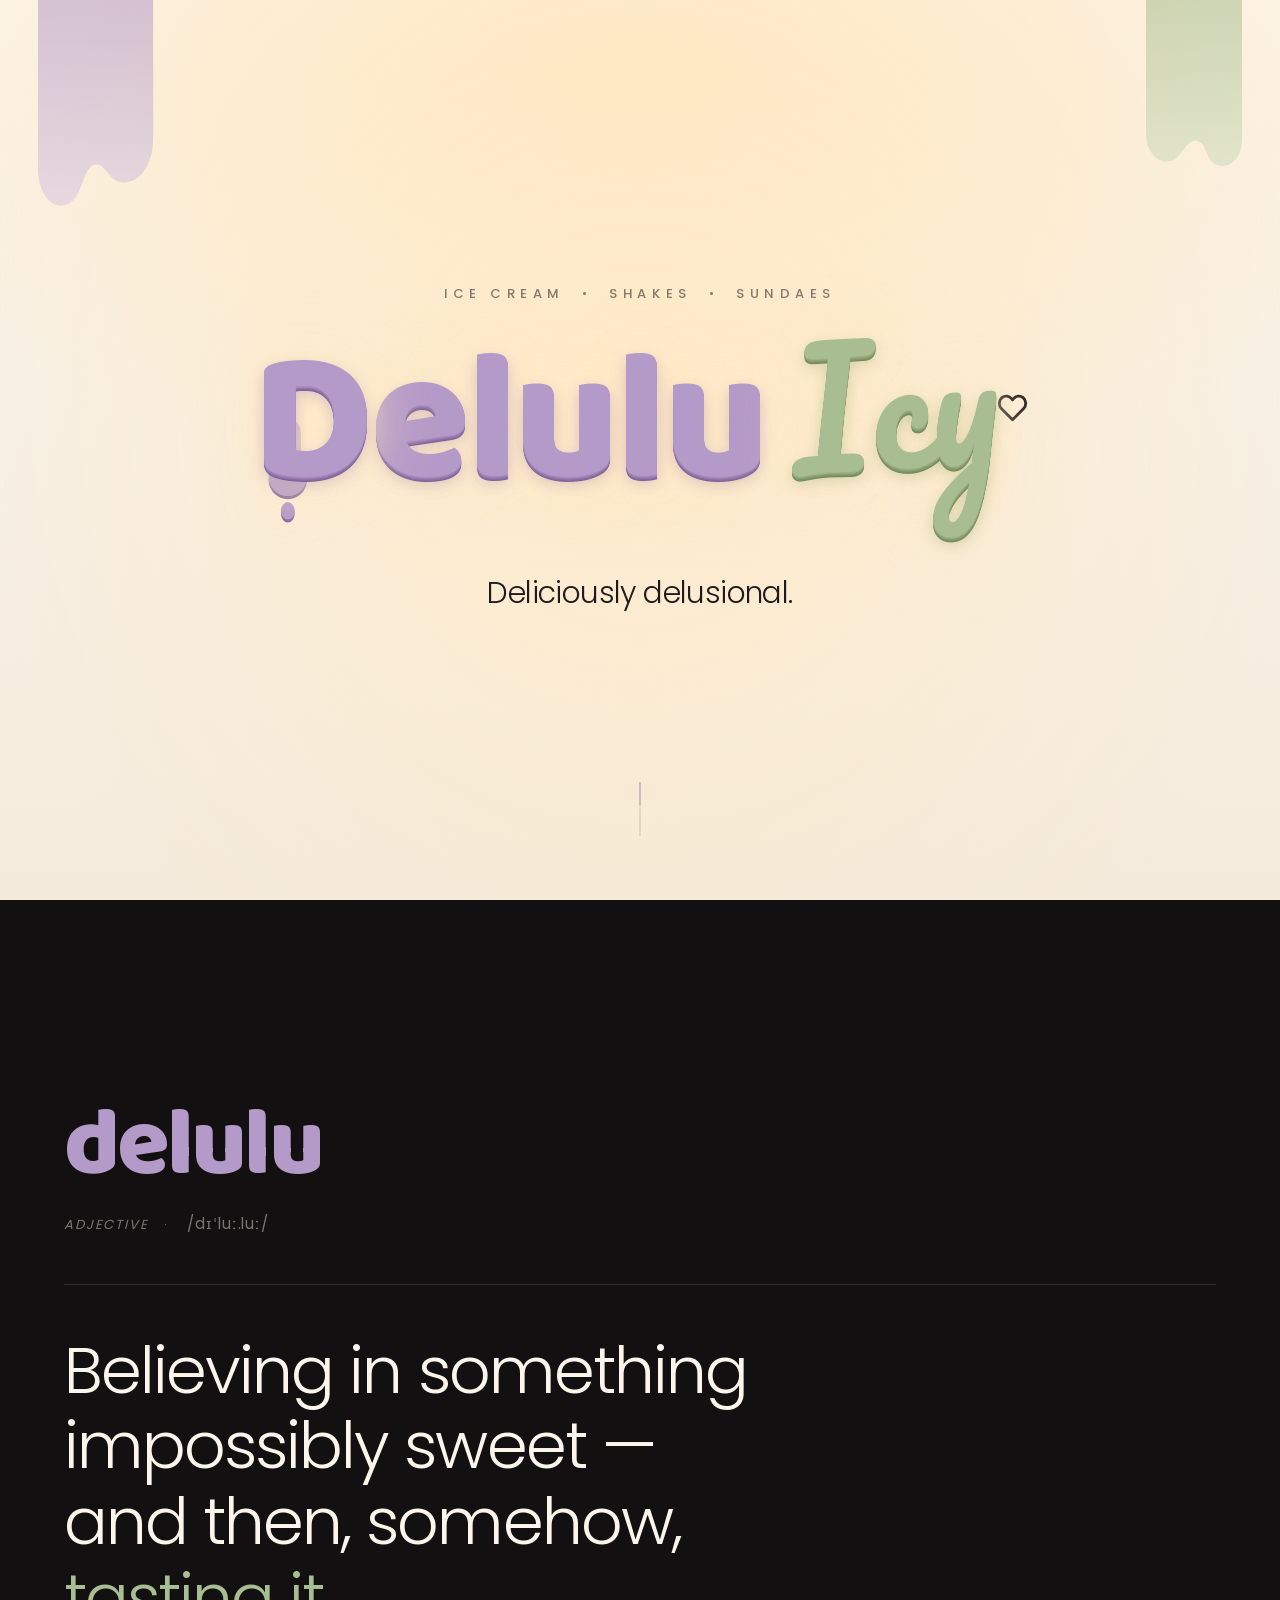
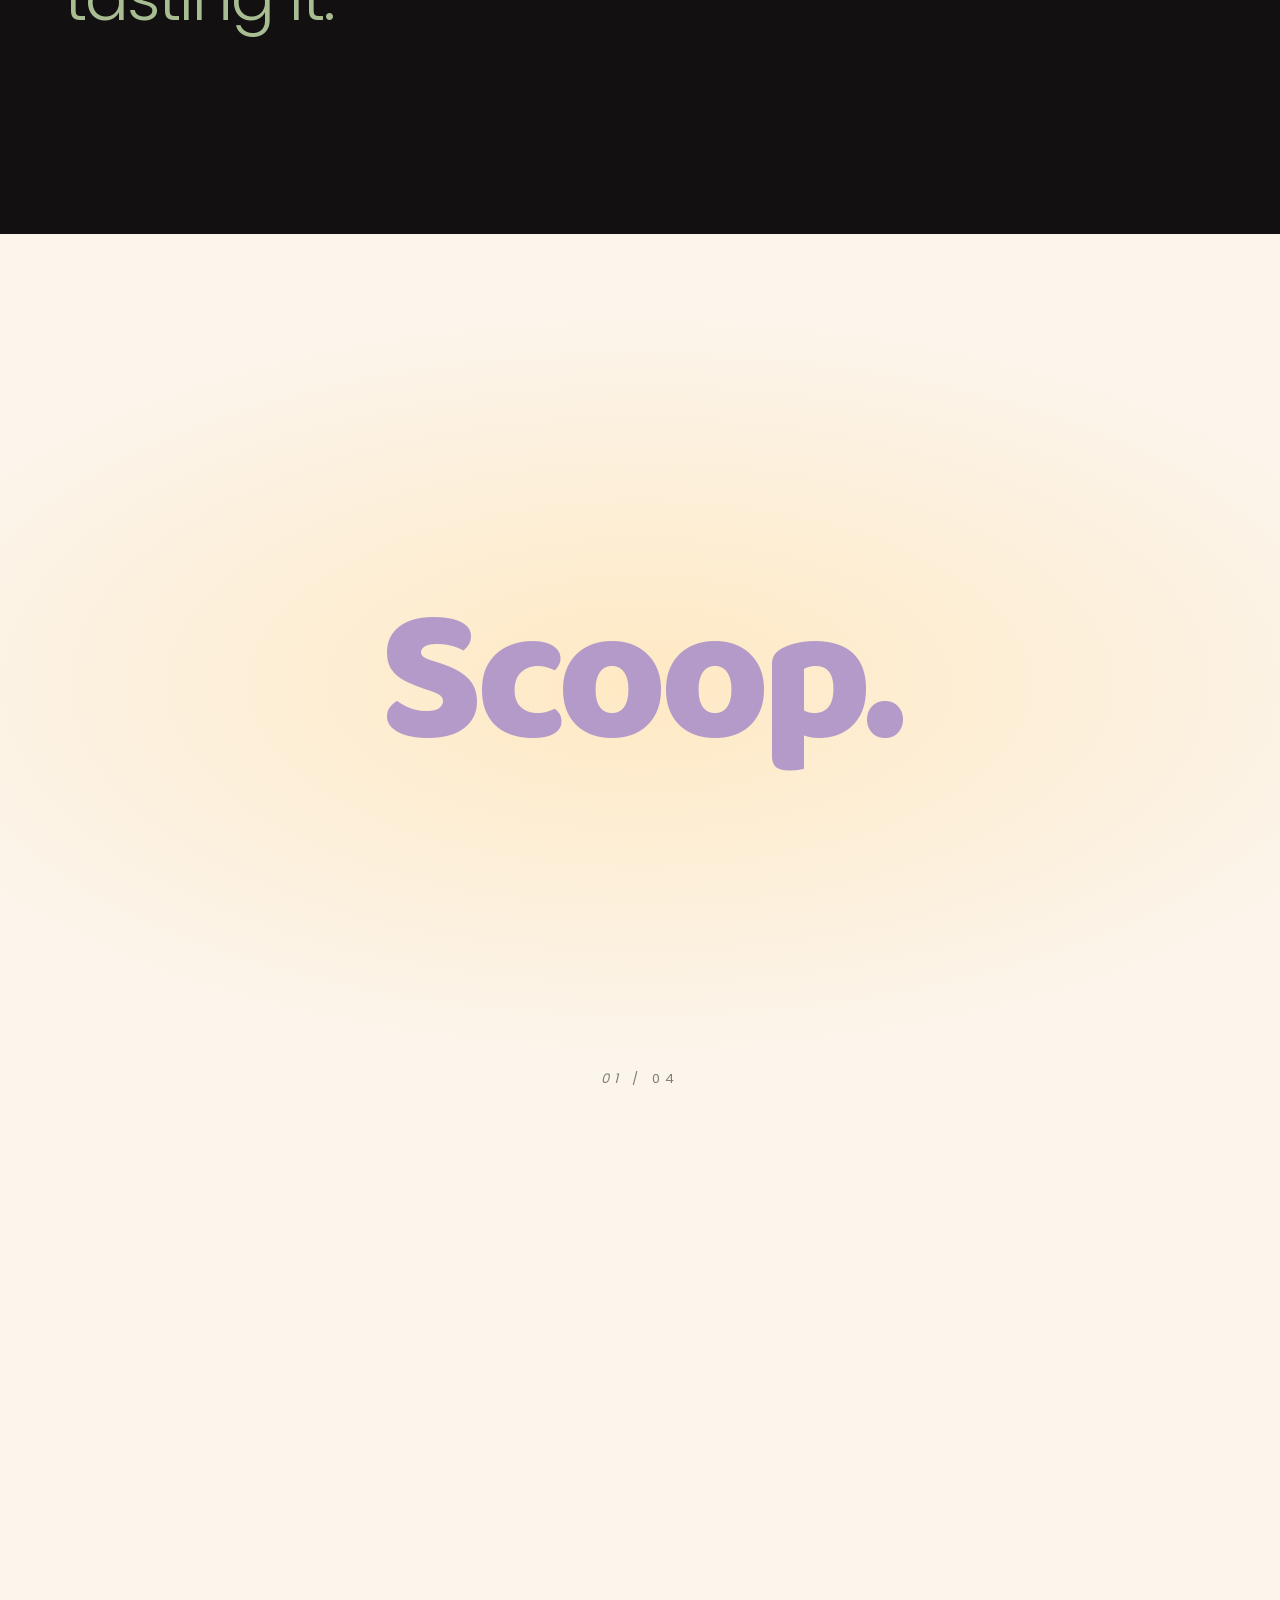
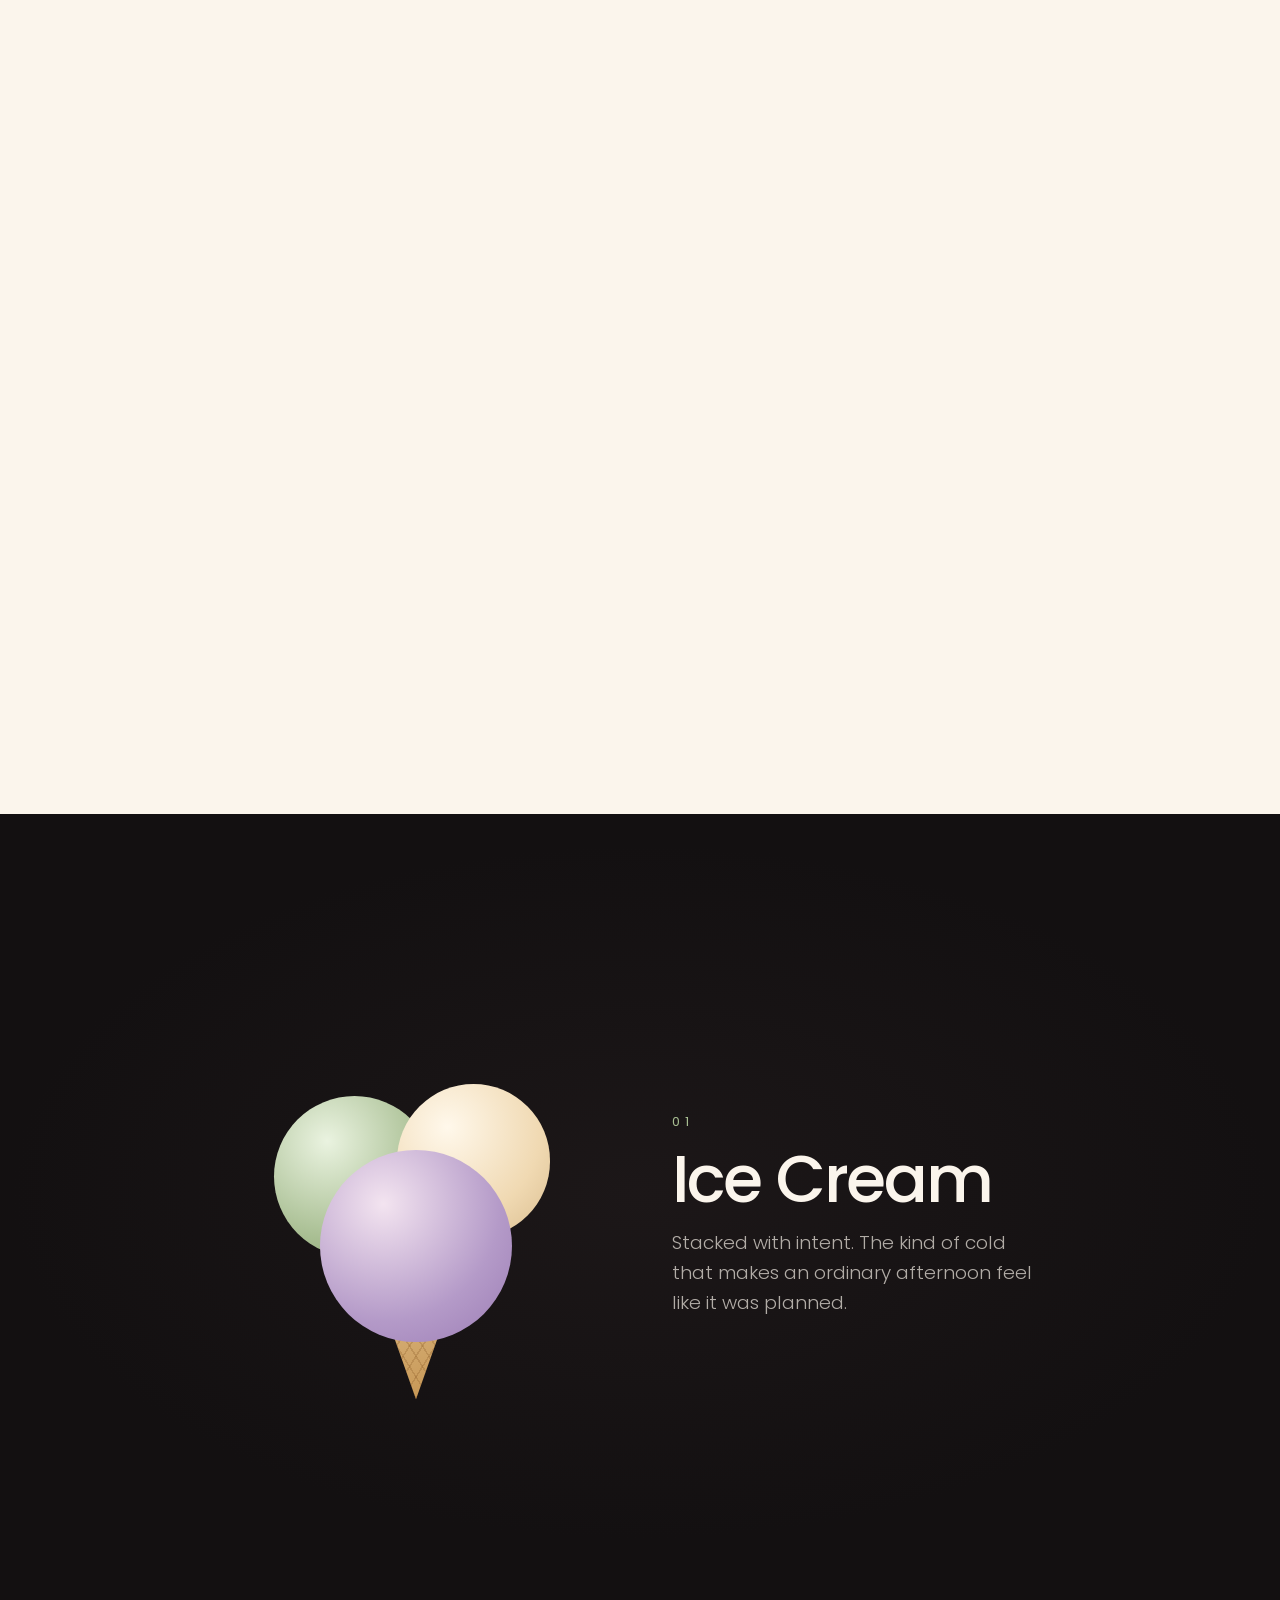
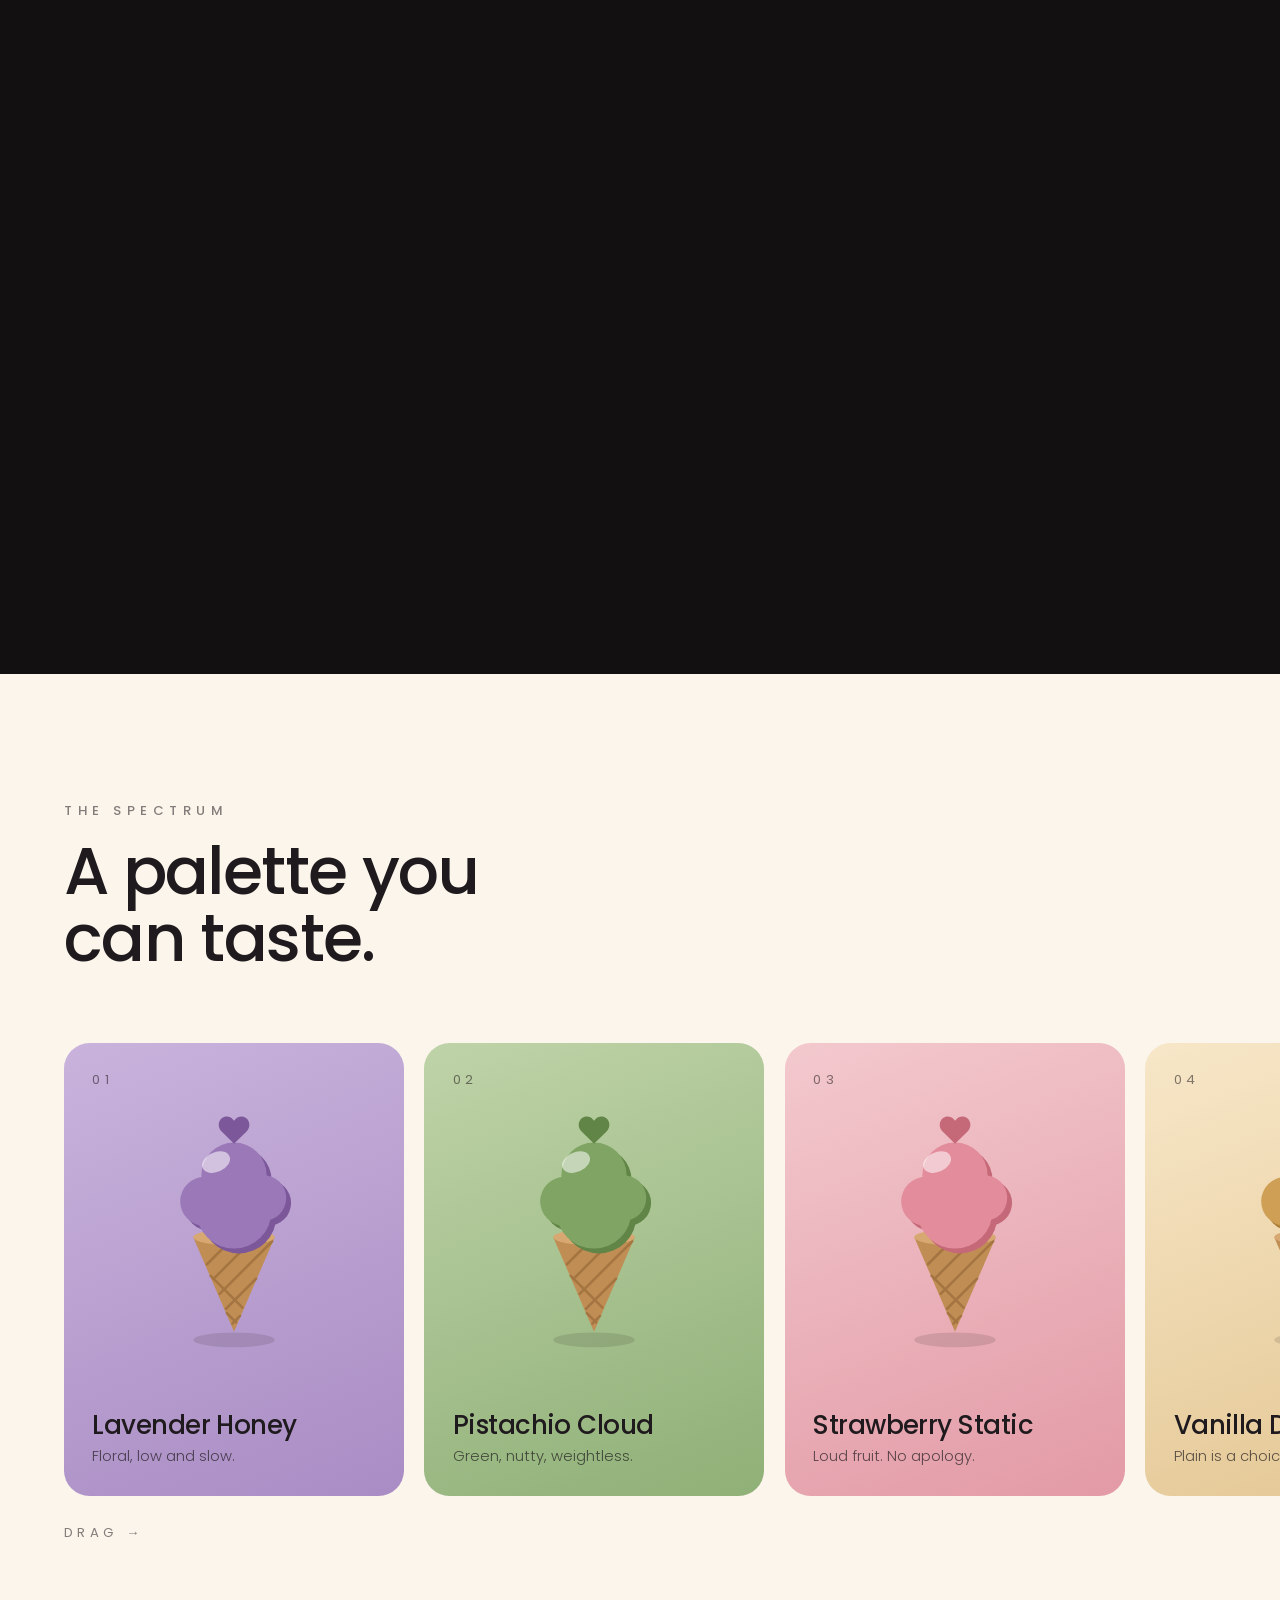
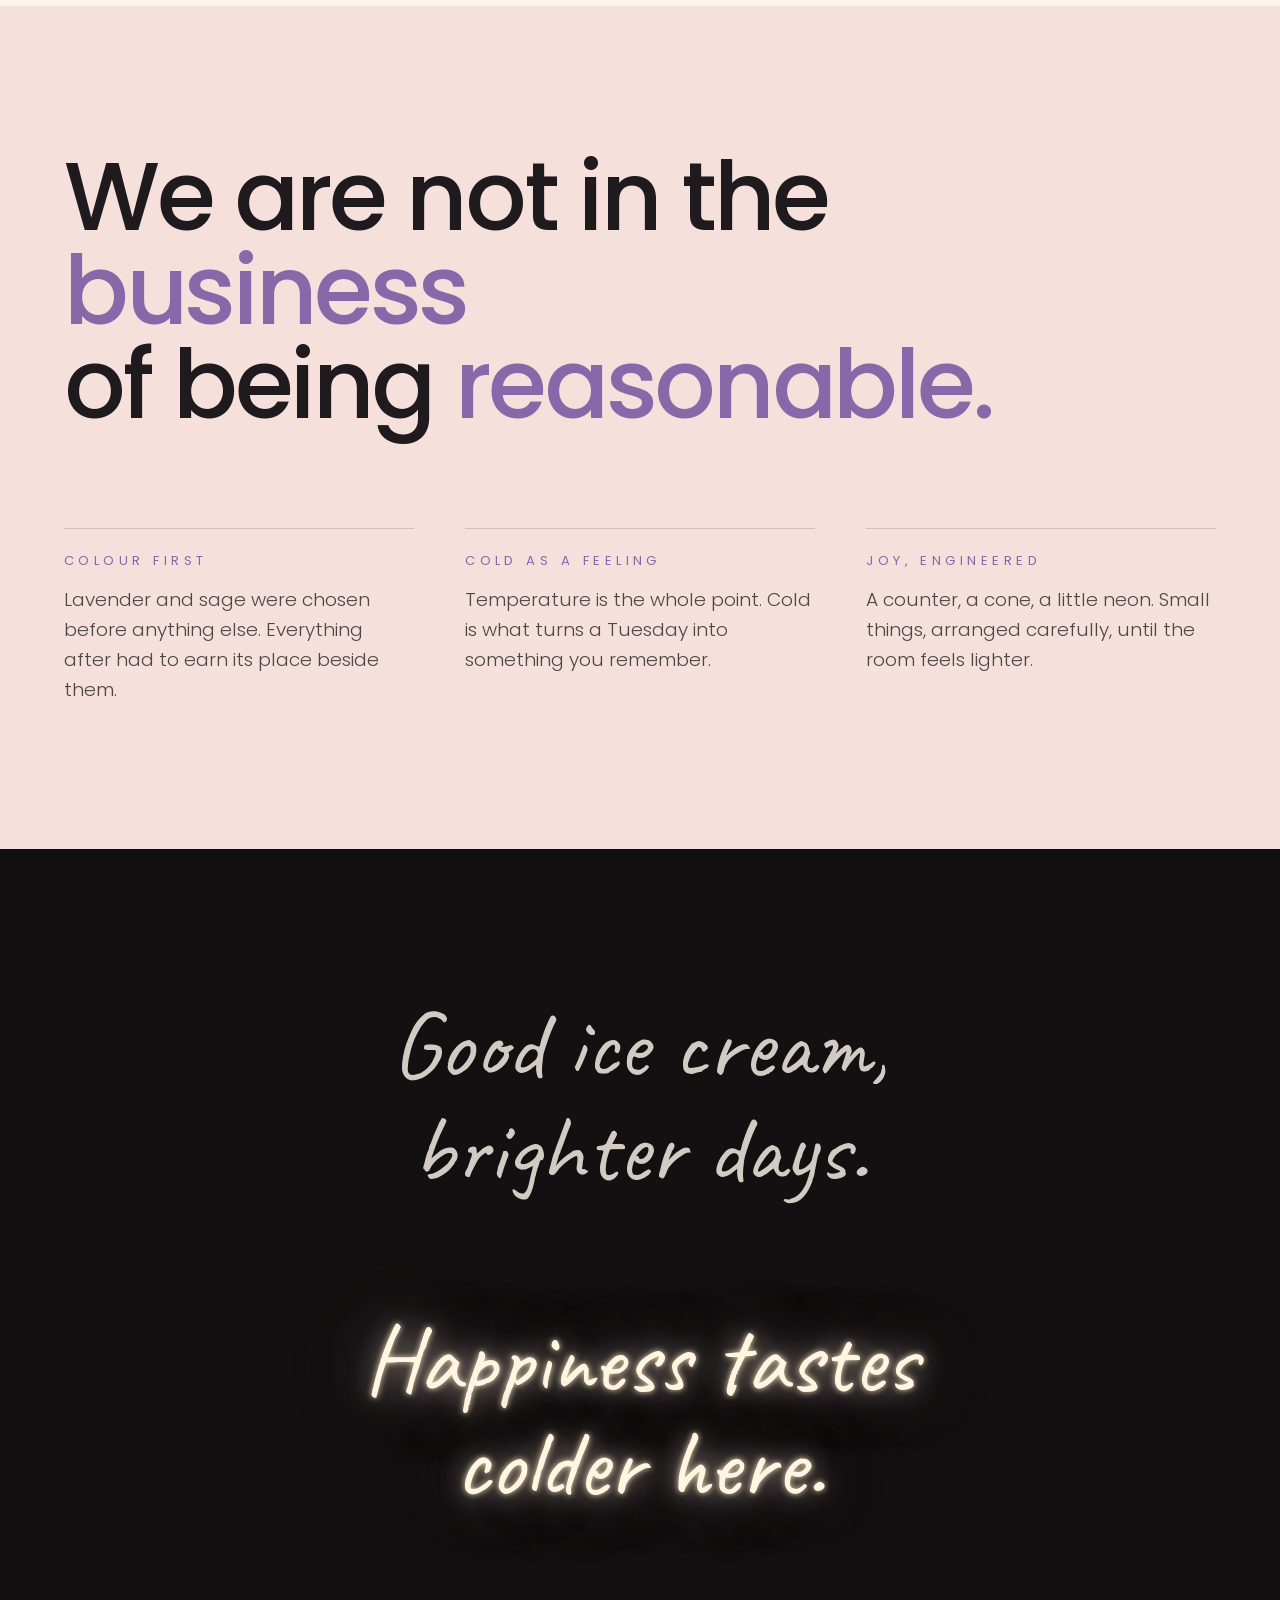
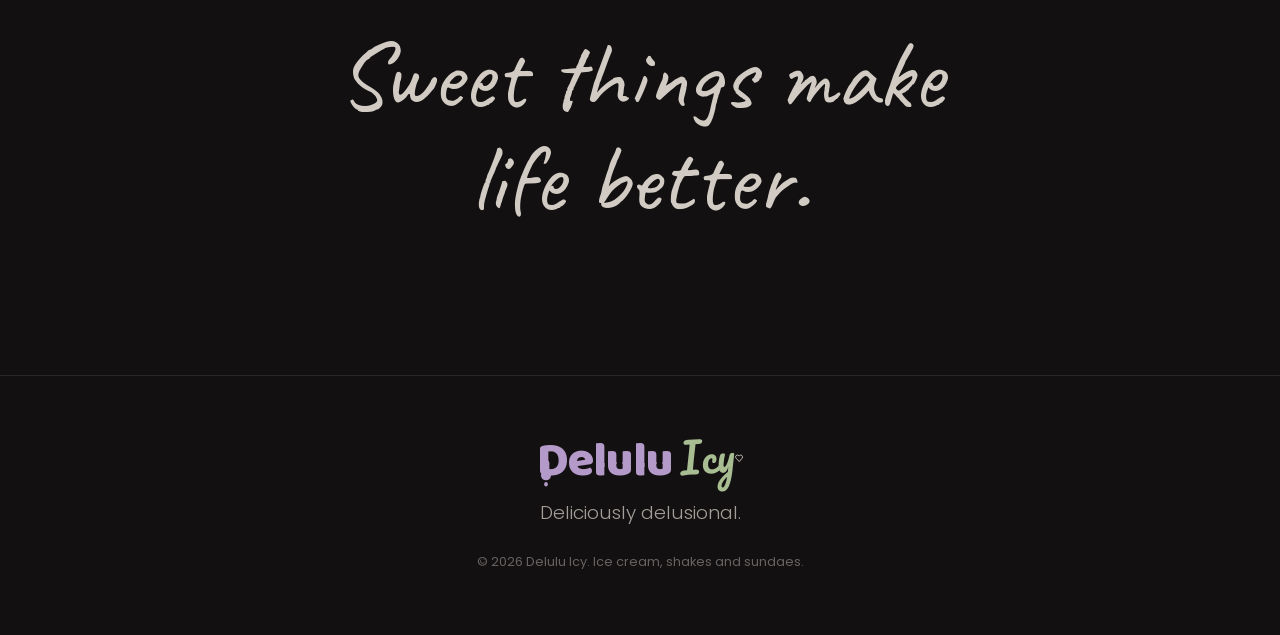
<file: index.html>
<!DOCTYPE html>
<html lang="en">
<head>
<meta charset="utf-8">
<meta name="viewport" content="width=device-width, initial-scale=1, viewport-fit=cover">
<title>Delulu Icy — Deliciously Delusional | Ice Cream, Shakes &amp; Sundaes</title>
<meta name="description" content="Delulu Icy is an ice cream, shakes and sundaes brand built on one deliciously delusional idea: happiness tastes colder. Scoop. Sip. Smile. Repeat.">
<meta name="theme-color" content="#FBF5EC">
<meta name="color-scheme" content="light">
<link rel="canonical" href="https://deluluicy.com/">

<meta property="og:type" content="website">
<meta property="og:site_name" content="Delulu Icy">
<meta property="og:title" content="Delulu Icy — Deliciously Delusional">
<meta property="og:description" content="Ice cream, shakes and sundaes built on one deliciously delusional idea: happiness tastes colder.">
<meta property="og:url" content="https://deluluicy.com/">
<meta property="og:image" content="https://deluluicy.com/assets/img/og.png">
<meta property="og:image:width" content="1200">
<meta property="og:image:height" content="630">
<meta property="og:image:alt" content="The Delulu Icy wordmark in lavender and sage on a cream field.">
<meta name="twitter:card" content="summary_large_image">
<meta name="twitter:title" content="Delulu Icy — Deliciously Delusional">
<meta name="twitter:description" content="Ice cream, shakes and sundaes built on one deliciously delusional idea: happiness tastes colder.">
<meta name="twitter:image" content="https://deluluicy.com/assets/img/og.png">

<link rel="icon" href="/assets/img/favicon.svg" type="image/svg+xml">
<link rel="apple-touch-icon" href="/assets/img/apple-touch-icon.png">
<link rel="manifest" href="/site.webmanifest">

<link rel="preload" href="/assets/fonts/baloo2-800.woff2" as="font" type="font/woff2" crossorigin>
<link rel="preload" href="/assets/fonts/poppins-400.woff2" as="font" type="font/woff2" crossorigin>
<link rel="preload" href="/assets/fonts/poppins-500.woff2" as="font" type="font/woff2" crossorigin>
<link rel="stylesheet" href="/assets/css/styles.css?v=8">

<script type="application/ld+json">
{
  "@context": "https://schema.org",
  "@graph": [
    {
      "@type": "Organization",
      "@id": "https://deluluicy.com/#organization",
      "name": "Delulu Icy",
      "url": "https://deluluicy.com/",
      "logo": "https://deluluicy.com/assets/img/og.png",
      "description": "Delulu Icy is an ice cream, shakes and sundaes brand built on one deliciously delusional idea: happiness tastes colder.",
      "slogan": "Deliciously delusional."
    },
    {
      "@type": "Brand",
      "@id": "https://deluluicy.com/#brand",
      "name": "Delulu Icy",
      "slogan": "Deliciously delusional.",
      "description": "Ice cream, shakes and sundaes. Scoop. Sip. Smile. Repeat."
    },
    {
      "@type": "WebSite",
      "@id": "https://deluluicy.com/#website",
      "url": "https://deluluicy.com/",
      "name": "Delulu Icy",
      "publisher": { "@id": "https://deluluicy.com/#organization" },
      "inLanguage": "en"
    }
  ]
}
</script>
<script>
  /* Enable scroll-reveal only when JS is alive. If main.js never runs, this
     self-disarms after 3s and every [data-rise] element paints normally. */
  document.documentElement.classList.add('js');
  setTimeout(function(){
    if (!window.__riseReady) document.documentElement.classList.remove('js');
  }, 3000);
</script>
</head>
<body>
<a class="skip" href="#creed">Skip to content</a>

<div class="curtain" id="curtain" aria-hidden="true"><span class="curtain__mark mark"><span class="mark__a"><span class="mark__d">D<svg class="mark__drip" viewBox="0 0 100 240" aria-hidden="true" focusable="false"><g fill="currentColor"><rect x="22" y="0" width="56" height="104" rx="28"/><circle cx="50" cy="128" r="42"/><ellipse cx="50" cy="202" rx="15" ry="19"/></g></svg></span>elulu</span></span></div>

<main id="top">

  <!-- ░░ 1. HERO ░░ -->
  <section class="hero" id="hero">
    <div class="hero__glow" aria-hidden="true"></div>
    <svg class="drip drip--a" viewBox="0 0 120 260" preserveAspectRatio="none" aria-hidden="true" focusable="false">
      <path d="M0 0h120v148c0 32-16 50-33 48-14-2-16-20-27-19-13 1-13 34-28 42-15 8-32-8-32-38z" fill="url(#gLav)"/>
      <defs><linearGradient id="gLav" x1="0" y1="0" x2="0" y2="1">
        <stop offset="0" stop-color="#B49AC8"/><stop offset="1" stop-color="#D6C6E2"/>
      </linearGradient></defs>
    </svg>
    <svg class="drip drip--b" viewBox="0 0 120 260" preserveAspectRatio="none" aria-hidden="true" focusable="false">
      <path d="M0 0h120v190c0 28-18 42-33 34-13-7-11-30-24-32-14-2-19 26-34 28-16 2-29-14-29-40z" fill="url(#gSage)"/>
      <defs><linearGradient id="gSage" x1="0" y1="0" x2="0" y2="1">
        <stop offset="0" stop-color="#A8BE92"/><stop offset="1" stop-color="#CBDCBB"/>
      </linearGradient></defs>
    </svg>

    <div class="hero__inner">
      <p class="eyebrow" data-rise>Ice&nbsp;Cream &nbsp;•&nbsp; Shakes &nbsp;•&nbsp; Sundaes</p>

      <h1 class="mark mark--hero" data-hero-mark><span class="mark__a"><span class="mark__d">D<svg class="mark__drip" viewBox="0 0 100 240" aria-hidden="true" focusable="false"><g fill="currentColor"><rect x="22" y="0" width="56" height="104" rx="28"/><circle cx="50" cy="128" r="42"/><ellipse cx="50" cy="202" rx="15" ry="19"/></g></svg></span>elulu</span><span class="mark__grp"><span class="mark__b">Icy</span><svg class="mark__heart" viewBox="0 0 24 22" aria-hidden="true" focusable="false"><path d="M12 20.4 3.5 12C1.1 9.6 1.2 5.6 3.8 3.4 6.1 1.4 9.5 1.9 11.4 4.3l.6.8.6-.8c1.9-2.4 5.3-2.9 7.6-.9 2.6 2.2 2.7 6.2.3 8.6z" fill="none" stroke="currentColor" stroke-width="2.2" stroke-linejoin="round" stroke-linecap="round"/></svg></span></h1>

      <p class="hero__line" data-rise data-delay="2">Deliciously delusional.</p>
    </div>

    <div class="cue" aria-hidden="true"><span class="cue__rail"><i></i></span></div>
  </section>

  <!-- ░░ 2. DEFINITION ░░ -->
  <section class="define" id="define">
    <div class="wrap">
      <p class="define__word" data-rise>delulu</p>
      <p class="define__pron" data-rise data-delay="1"><em>adjective</em> &nbsp;·&nbsp; <span class="ipa">/dɪˈluː.luː/</span></p>
      <p class="define__body" data-rise data-delay="2">
        Believing in something impossibly sweet —<br>
        and then, somehow, <span class="hl">tasting&nbsp;it.</span>
      </p>
    </div>
  </section>

  <!-- ░░ 3. THE CREED ░░ -->
  <section class="creed" id="creed" aria-label="Scoop. Sip. Smile. Repeat.">
    <div class="creed__stage">
      <p class="creed__word is-on" data-word="0">Scoop.</p>
      <p class="creed__word" data-word="1">Sip.</p>
      <p class="creed__word" data-word="2">Smile.</p>
      <p class="creed__word" data-word="3">Repeat.</p>
      <span class="creed__count" aria-hidden="true"><i data-count>01</i> / 04</span>
    </div>
  </section>

  <!-- ░░ 4. THE TRIO ░░ -->
  <section class="trio" id="trio" aria-label="Ice cream, shakes and sundaes">
    <div class="trio__stage">
      <div class="trio__art" aria-hidden="true">

        <figure class="obj obj--cone is-on" data-obj="0">
          <span class="scoop scoop--1"></span>
          <span class="scoop scoop--2"></span>
          <span class="scoop scoop--3"></span>
          <span class="cone"></span>
        </figure>

        <figure class="obj obj--shake" data-obj="1">
          <span class="straw"></span>
          <span class="swirl"></span>
          <span class="glass"><i class="fill"></i></span>
        </figure>

        <figure class="obj obj--sundae" data-obj="2">
          <span class="cherry"></span>
          <span class="coupe">
            <i class="layer layer--1"></i>
            <i class="layer layer--2"></i>
            <i class="layer layer--3"></i>
          </span>
          <span class="stem"></span>
          <span class="base"></span>
        </figure>

      </div>

      <div class="trio__copy">
        <article class="pane is-on" data-pane="0">
          <p class="pane__idx">01</p>
          <h2 class="pane__title">Ice&nbsp;Cream</h2>
          <p class="pane__text">Stacked with intent. The kind of cold that makes an ordinary afternoon feel like it was planned.</p>
        </article>
        <article class="pane" data-pane="1">
          <p class="pane__idx">02</p>
          <h2 class="pane__title">Shakes</h2>
          <p class="pane__text">Thick enough to test a straw. Tall enough to take a photograph of before you commit.</p>
        </article>
        <article class="pane" data-pane="2">
          <p class="pane__idx">03</p>
          <h2 class="pane__title">Sundaes</h2>
          <p class="pane__text">Layer, sauce, layer, crown. A small architectural decision, served cold.</p>
        </article>
      </div>

      <ol class="trio__dots" aria-hidden="true">
        <li class="is-on"></li><li></li><li></li>
      </ol>
    </div>
  </section>

  <!-- ░░ 5. SPECTRUM ░░ -->
  <section class="spectrum" id="spectrum" aria-labelledby="spectrum-h">
    <div class="wrap spectrum__head">
      <p class="eyebrow" data-rise>The Spectrum</p>
      <h2 class="h-lg" id="spectrum-h" data-rise data-delay="1">A palette you can&nbsp;taste.</h2>
    </div>

    <ul class="rail" tabindex="0" aria-label="Flavour spectrum, scroll horizontally">
      <li class="chip"><span class="chip__n">01</span><svg class="chip__art" viewBox="0 0 120 150" aria-hidden="true" focusable="false"><ellipse class="art-sh" cx="60" cy="143" rx="25" ry="4.5"/><path class="art-cone" d="M35 80h50l-25 58z"/><g class="art-waffle"><path d="M45.7 103.7 65.2 123.2"/><path d="M55.6 126.6 61.3 132.3"/><path d="M43.4 96.6 59.2 80.8"/><path d="M47.3 105.7 72.1 80.9"/><path d="M51.2 114.8 83.4 82.6"/><path d="M55.1 123.9 73.5 105.5"/><path d="M59.0 133.0 63.7 128.3"/></g><ellipse class="art-rim" cx="60" cy="80" rx="25" ry="5"/><g class="art-shade"><circle cx="45" cy="61" r="15"/><circle cx="81" cy="59" r="14"/><circle cx="63" cy="45" r="20"/><circle cx="63" cy="67" r="23"/></g><g class="art-scoop"><circle cx="42" cy="58" r="15"/><circle cx="78" cy="56" r="14"/><circle cx="60" cy="42" r="20"/><circle cx="60" cy="64" r="23"/></g><ellipse class="art-gl" cx="49" cy="34" rx="9" ry="6" transform="rotate(-24 49 34)"/><path class="art-heart" d="M12 20.4 3.5 12C1.1 9.6 1.2 5.6 3.8 3.4 6.1 1.4 9.5 1.9 11.4 4.3l.6.8.6-.8c1.9-2.4 5.3-2.9 7.6-.9 2.6 2.2 2.7 6.2.3 8.6z" transform="translate(49 4) scale(.92)"/></svg><h3>Lavender Honey</h3><p>Floral, low and slow.</p></li>
      <li class="chip"><span class="chip__n">02</span><svg class="chip__art" viewBox="0 0 120 150" aria-hidden="true" focusable="false"><ellipse class="art-sh" cx="60" cy="143" rx="25" ry="4.5"/><path class="art-cone" d="M35 80h50l-25 58z"/><g class="art-waffle"><path d="M45.7 103.7 65.2 123.2"/><path d="M55.6 126.6 61.3 132.3"/><path d="M43.4 96.6 59.2 80.8"/><path d="M47.3 105.7 72.1 80.9"/><path d="M51.2 114.8 83.4 82.6"/><path d="M55.1 123.9 73.5 105.5"/><path d="M59.0 133.0 63.7 128.3"/></g><ellipse class="art-rim" cx="60" cy="80" rx="25" ry="5"/><g class="art-shade"><circle cx="45" cy="61" r="15"/><circle cx="81" cy="59" r="14"/><circle cx="63" cy="45" r="20"/><circle cx="63" cy="67" r="23"/></g><g class="art-scoop"><circle cx="42" cy="58" r="15"/><circle cx="78" cy="56" r="14"/><circle cx="60" cy="42" r="20"/><circle cx="60" cy="64" r="23"/></g><ellipse class="art-gl" cx="49" cy="34" rx="9" ry="6" transform="rotate(-24 49 34)"/><path class="art-heart" d="M12 20.4 3.5 12C1.1 9.6 1.2 5.6 3.8 3.4 6.1 1.4 9.5 1.9 11.4 4.3l.6.8.6-.8c1.9-2.4 5.3-2.9 7.6-.9 2.6 2.2 2.7 6.2.3 8.6z" transform="translate(49 4) scale(.92)"/></svg><h3>Pistachio Cloud</h3><p>Green, nutty, weightless.</p></li>
      <li class="chip"><span class="chip__n">03</span><svg class="chip__art" viewBox="0 0 120 150" aria-hidden="true" focusable="false"><ellipse class="art-sh" cx="60" cy="143" rx="25" ry="4.5"/><path class="art-cone" d="M35 80h50l-25 58z"/><g class="art-waffle"><path d="M45.7 103.7 65.2 123.2"/><path d="M55.6 126.6 61.3 132.3"/><path d="M43.4 96.6 59.2 80.8"/><path d="M47.3 105.7 72.1 80.9"/><path d="M51.2 114.8 83.4 82.6"/><path d="M55.1 123.9 73.5 105.5"/><path d="M59.0 133.0 63.7 128.3"/></g><ellipse class="art-rim" cx="60" cy="80" rx="25" ry="5"/><g class="art-shade"><circle cx="45" cy="61" r="15"/><circle cx="81" cy="59" r="14"/><circle cx="63" cy="45" r="20"/><circle cx="63" cy="67" r="23"/></g><g class="art-scoop"><circle cx="42" cy="58" r="15"/><circle cx="78" cy="56" r="14"/><circle cx="60" cy="42" r="20"/><circle cx="60" cy="64" r="23"/></g><ellipse class="art-gl" cx="49" cy="34" rx="9" ry="6" transform="rotate(-24 49 34)"/><path class="art-heart" d="M12 20.4 3.5 12C1.1 9.6 1.2 5.6 3.8 3.4 6.1 1.4 9.5 1.9 11.4 4.3l.6.8.6-.8c1.9-2.4 5.3-2.9 7.6-.9 2.6 2.2 2.7 6.2.3 8.6z" transform="translate(49 4) scale(.92)"/></svg><h3>Strawberry Static</h3><p>Loud fruit. No apology.</p></li>
      <li class="chip"><span class="chip__n">04</span><svg class="chip__art" viewBox="0 0 120 150" aria-hidden="true" focusable="false"><ellipse class="art-sh" cx="60" cy="143" rx="25" ry="4.5"/><path class="art-cone" d="M35 80h50l-25 58z"/><g class="art-waffle"><path d="M45.7 103.7 65.2 123.2"/><path d="M55.6 126.6 61.3 132.3"/><path d="M43.4 96.6 59.2 80.8"/><path d="M47.3 105.7 72.1 80.9"/><path d="M51.2 114.8 83.4 82.6"/><path d="M55.1 123.9 73.5 105.5"/><path d="M59.0 133.0 63.7 128.3"/></g><ellipse class="art-rim" cx="60" cy="80" rx="25" ry="5"/><g class="art-shade"><circle cx="45" cy="61" r="15"/><circle cx="81" cy="59" r="14"/><circle cx="63" cy="45" r="20"/><circle cx="63" cy="67" r="23"/></g><g class="art-scoop"><circle cx="42" cy="58" r="15"/><circle cx="78" cy="56" r="14"/><circle cx="60" cy="42" r="20"/><circle cx="60" cy="64" r="23"/></g><ellipse class="art-gl" cx="49" cy="34" rx="9" ry="6" transform="rotate(-24 49 34)"/><path class="art-heart" d="M12 20.4 3.5 12C1.1 9.6 1.2 5.6 3.8 3.4 6.1 1.4 9.5 1.9 11.4 4.3l.6.8.6-.8c1.9-2.4 5.3-2.9 7.6-.9 2.6 2.2 2.7 6.2.3 8.6z" transform="translate(49 4) scale(.92)"/></svg><h3>Vanilla Delusion</h3><p>Plain is a choice.</p></li>
      <li class="chip"><span class="chip__n">05</span><svg class="chip__art" viewBox="0 0 120 150" aria-hidden="true" focusable="false"><ellipse class="art-sh" cx="60" cy="143" rx="25" ry="4.5"/><path class="art-cone" d="M35 80h50l-25 58z"/><g class="art-waffle"><path d="M45.7 103.7 65.2 123.2"/><path d="M55.6 126.6 61.3 132.3"/><path d="M43.4 96.6 59.2 80.8"/><path d="M47.3 105.7 72.1 80.9"/><path d="M51.2 114.8 83.4 82.6"/><path d="M55.1 123.9 73.5 105.5"/><path d="M59.0 133.0 63.7 128.3"/></g><ellipse class="art-rim" cx="60" cy="80" rx="25" ry="5"/><g class="art-shade"><circle cx="45" cy="61" r="15"/><circle cx="81" cy="59" r="14"/><circle cx="63" cy="45" r="20"/><circle cx="63" cy="67" r="23"/></g><g class="art-scoop"><circle cx="42" cy="58" r="15"/><circle cx="78" cy="56" r="14"/><circle cx="60" cy="42" r="20"/><circle cx="60" cy="64" r="23"/></g><ellipse class="art-gl" cx="49" cy="34" rx="9" ry="6" transform="rotate(-24 49 34)"/><path class="art-heart" d="M12 20.4 3.5 12C1.1 9.6 1.2 5.6 3.8 3.4 6.1 1.4 9.5 1.9 11.4 4.3l.6.8.6-.8c1.9-2.4 5.3-2.9 7.6-.9 2.6 2.2 2.7 6.2.3 8.6z" transform="translate(49 4) scale(.92)"/></svg><h3>Matcha Mirage</h3><p>Bitter, then not.</p></li>
      <li class="chip"><span class="chip__n">06</span><svg class="chip__art" viewBox="0 0 120 150" aria-hidden="true" focusable="false"><ellipse class="art-sh" cx="60" cy="143" rx="25" ry="4.5"/><path class="art-cone" d="M35 80h50l-25 58z"/><g class="art-waffle"><path d="M45.7 103.7 65.2 123.2"/><path d="M55.6 126.6 61.3 132.3"/><path d="M43.4 96.6 59.2 80.8"/><path d="M47.3 105.7 72.1 80.9"/><path d="M51.2 114.8 83.4 82.6"/><path d="M55.1 123.9 73.5 105.5"/><path d="M59.0 133.0 63.7 128.3"/></g><ellipse class="art-rim" cx="60" cy="80" rx="25" ry="5"/><g class="art-shade"><circle cx="45" cy="61" r="15"/><circle cx="81" cy="59" r="14"/><circle cx="63" cy="45" r="20"/><circle cx="63" cy="67" r="23"/></g><g class="art-scoop"><circle cx="42" cy="58" r="15"/><circle cx="78" cy="56" r="14"/><circle cx="60" cy="42" r="20"/><circle cx="60" cy="64" r="23"/></g><ellipse class="art-gl" cx="49" cy="34" rx="9" ry="6" transform="rotate(-24 49 34)"/><path class="art-heart" d="M12 20.4 3.5 12C1.1 9.6 1.2 5.6 3.8 3.4 6.1 1.4 9.5 1.9 11.4 4.3l.6.8.6-.8c1.9-2.4 5.3-2.9 7.6-.9 2.6 2.2 2.7 6.2.3 8.6z" transform="translate(49 4) scale(.92)"/></svg><h3>Salted Cocoa</h3><p>Dark, with a temper.</p></li>
      <li class="chip"><span class="chip__n">07</span><svg class="chip__art" viewBox="0 0 120 150" aria-hidden="true" focusable="false"><ellipse class="art-sh" cx="60" cy="143" rx="25" ry="4.5"/><path class="art-cone" d="M35 80h50l-25 58z"/><g class="art-waffle"><path d="M45.7 103.7 65.2 123.2"/><path d="M55.6 126.6 61.3 132.3"/><path d="M43.4 96.6 59.2 80.8"/><path d="M47.3 105.7 72.1 80.9"/><path d="M51.2 114.8 83.4 82.6"/><path d="M55.1 123.9 73.5 105.5"/><path d="M59.0 133.0 63.7 128.3"/></g><ellipse class="art-rim" cx="60" cy="80" rx="25" ry="5"/><g class="art-shade"><circle cx="45" cy="61" r="15"/><circle cx="81" cy="59" r="14"/><circle cx="63" cy="45" r="20"/><circle cx="63" cy="67" r="23"/></g><g class="art-scoop"><circle cx="42" cy="58" r="15"/><circle cx="78" cy="56" r="14"/><circle cx="60" cy="42" r="20"/><circle cx="60" cy="64" r="23"/></g><ellipse class="art-gl" cx="49" cy="34" rx="9" ry="6" transform="rotate(-24 49 34)"/><path class="art-heart" d="M12 20.4 3.5 12C1.1 9.6 1.2 5.6 3.8 3.4 6.1 1.4 9.5 1.9 11.4 4.3l.6.8.6-.8c1.9-2.4 5.3-2.9 7.6-.9 2.6 2.2 2.7 6.2.3 8.6z" transform="translate(49 4) scale(.92)"/></svg><h3>Blueberry Hour</h3><p>Dusk in a scoop.</p></li>
    </ul>
    <p class="rail__hint" aria-hidden="true">Drag&nbsp;→</p>
  </section>

  <!-- ░░ 6. MANIFESTO ░░ -->
  <section class="mani" id="manifesto" aria-labelledby="mani-h">
    <div class="wrap">
      <h2 class="h-xl" id="mani-h" data-rise>
        We are not in the <span class="ink-light">business</span><br>
        of being <span class="ink-light">reasonable.</span>
      </h2>

      <div class="mani__grid">
        <div class="stat" data-rise><p class="stat__k">Colour first</p><p class="stat__v">Lavender and sage were chosen before anything else. Everything after had to earn its place beside them.</p></div>
        <div class="stat" data-rise data-delay="1"><p class="stat__k">Cold as a feeling</p><p class="stat__v">Temperature is the whole point. Cold is what turns a Tuesday into something you remember.</p></div>
        <div class="stat" data-rise data-delay="2"><p class="stat__k">Joy, engineered</p><p class="stat__v">A counter, a cone, a little neon. Small things, arranged carefully, until the room feels lighter.</p></div>
      </div>
    </div>
  </section>

  <!-- ░░ 7. WALL WORDS ░░ -->
  <section class="wall" id="wall" aria-label="Delulu Icy in its own words">
    <p class="wall__ln" data-rise>Good ice cream,<br>brighter days.</p>
    <p class="wall__ln wall__ln--neon" data-rise>Happiness tastes<br>colder here.</p>
    <p class="wall__ln" data-rise>Sweet things make<br>life better.</p>
  </section>

</main>

<footer class="foot">
  <div class="wrap foot__in">
    <p class="foot__mark mark"><span class="mark__a"><span class="mark__d">D<svg class="mark__drip" viewBox="0 0 100 240" aria-hidden="true" focusable="false"><g fill="currentColor"><rect x="22" y="0" width="56" height="104" rx="28"/><circle cx="50" cy="128" r="42"/><ellipse cx="50" cy="202" rx="15" ry="19"/></g></svg></span>elulu</span><span class="mark__grp"><span class="mark__b">Icy</span><svg class="mark__heart" viewBox="0 0 24 22" aria-hidden="true" focusable="false"><path d="M12 20.4 3.5 12C1.1 9.6 1.2 5.6 3.8 3.4 6.1 1.4 9.5 1.9 11.4 4.3l.6.8.6-.8c1.9-2.4 5.3-2.9 7.6-.9 2.6 2.2 2.7 6.2.3 8.6z" fill="none" stroke="currentColor" stroke-width="2.2" stroke-linejoin="round" stroke-linecap="round"/></svg></span></p>
    <p class="foot__tag">Deliciously delusional.</p>
    <p class="foot__fine">© <span data-year>2026</span> Delulu Icy. Ice cream, shakes and sundaes.</p>
  </div>
</footer>

<script src="/assets/js/main.js?v=8" defer></script>
</body>
</html>
</file>
<file: assets/css/styles.css>
/* ==========================================================================
   Delulu Icy — brand site
   Palette white-balanced from the storefront signage.
   ========================================================================== */

/* ---------- Fonts (self-hosted, latin subset) ---------- */
@font-face{font-family:Baloo;src:url(/assets/fonts/baloo2-800.woff2)format("woff2");font-weight:800;font-display:swap}
@font-face{font-family:Baloo;src:url(/assets/fonts/baloo2-600.woff2)format("woff2");font-weight:600;font-display:swap}
@font-face{font-family:Poppins;src:url(/assets/fonts/poppins-300.woff2)format("woff2");font-weight:300;font-display:swap}
@font-face{font-family:Poppins;src:url(/assets/fonts/poppins-400.woff2)format("woff2");font-weight:400;font-display:swap}
@font-face{font-family:Poppins;src:url(/assets/fonts/poppins-500.woff2)format("woff2");font-weight:500;font-display:swap}
@font-face{font-family:Poppins;src:url(/assets/fonts/poppins-600.woff2)format("woff2");font-weight:600;font-display:swap}
@font-face{font-family:Pacifico;src:url(/assets/fonts/pacifico-400.woff2)format("woff2");font-weight:400;font-display:swap}
@font-face{font-family:Caveat;src:url(/assets/fonts/caveat-400.woff2)format("woff2");font-weight:400;font-display:swap}

/* ---------- Tokens ---------- */
:root{
  --cream:#FBF5EC;
  --cream-2:#F5EBDC;
  --blush:#F5E0DC;
  --lav:#B49AC8;
  --lav-deep:#8A67A8;
  --sage:#A8BE92;
  --sage-deep:#71904F;
  --glow:#FFE9C4;
  --ink:#1F1A1D;
  --night:#131011;
  --night-2:#1C1718;
  --mute:color-mix(in srgb,var(--ink) 55%,transparent);

  --ff-mark:Baloo,"Trebuchet MS",system-ui,sans-serif;
  --ff:Poppins,-apple-system,BlinkMacSystemFont,"Segoe UI",sans-serif;
  --ff-hand:Caveat,"Brush Script MT",cursive;
  --ff-script:Pacifico,"Snell Roundhand",cursive;

  /* fluid scale — continuous 320px → 1920px, no jumps */
  --t-eyebrow:clamp(.62rem,.45rem + .55vw,.82rem);
  --t-body:clamp(1rem,.93rem + .3vw,1.2rem);
  --t-lead:clamp(1.25rem,1rem + 1.1vw,2rem);
  --t-h:clamp(2rem,1.2rem + 3.6vw,4.75rem);
  --t-xl:clamp(2.6rem,1.2rem + 6vw,7.5rem);
  --t-mark:clamp(3.2rem,1rem + 13vw,13rem);
  --t-mega:clamp(3.4rem,.5rem + 14vw,16rem);

  --pad:clamp(1.25rem,5vw,6rem);
  --gap:clamp(2.5rem,6vw,7rem);
  --maxw:82rem;
  --ease:cubic-bezier(.16,1,.3,1);
}

/* ---------- Reset ---------- */
*,*::before,*::after{box-sizing:border-box;margin:0;padding:0}
html{-webkit-text-size-adjust:100%;scroll-behavior:smooth}
body{
  font-family:var(--ff);font-weight:400;font-size:var(--t-body);
  line-height:1.6;color:var(--ink);background:var(--cream);
  overflow-x:hidden;
  -webkit-font-smoothing:antialiased;-moz-osx-font-smoothing:grayscale;
  text-rendering:optimizeLegibility;
}
img,svg{display:block;max-width:100%}
ul,ol{list-style:none}
:focus-visible{outline:3px solid var(--lav-deep);outline-offset:4px;border-radius:4px}

.wrap{width:min(100% - (var(--pad)*2),var(--maxw));margin-inline:auto}
.skip{position:absolute;left:-9999px;top:0;z-index:99;background:var(--ink);color:var(--cream);padding:.9rem 1.4rem;border-radius:0 0 .6rem 0}
.skip:focus{left:0}

.eyebrow{
  font-size:var(--t-eyebrow);font-weight:500;letter-spacing:.42em;
  text-transform:uppercase;color:var(--mute);
}
.h-lg{font-size:var(--t-h);font-weight:500;line-height:1.02;letter-spacing:-.025em}
.h-xl{font-size:var(--t-xl);font-weight:500;line-height:.98;letter-spacing:-.035em}

/* ---------- Scroll-reveal primitive ---------- */
/* Reveal is opt-in: JS sets .js on <html>. Without JS — or if the observer
   never fires — every [data-rise] element stays plainly visible. */
.js [data-rise]{opacity:0;transform:translateY(clamp(18px,3vw,38px));
  transition:opacity .9s var(--ease),transform 1.1s var(--ease);
  transition-delay:calc(var(--d,0)*110ms)}
.js [data-rise].in{opacity:1;transform:none}
[data-delay="1"]{--d:1}[data-delay="2"]{--d:2}[data-delay="3"]{--d:3}

/* ==========================================================================
   Intro curtain
   ========================================================================== */
.curtain{
  position:fixed;inset:0;z-index:90;display:grid;place-items:center;
  background:var(--cream);
  animation:curtain-out .9s var(--ease) 1.05s forwards;
}
.curtain__mark{
  font-family:var(--ff-mark);font-weight:800;color:var(--lav);
  font-size:clamp(2.2rem,9vw,5rem);letter-spacing:-.01em;
  opacity:0;animation:mark-in .85s var(--ease) .1s forwards;
}
@keyframes mark-in{from{opacity:0;transform:translateY(14px) scale(.96);filter:blur(8px)}
  to{opacity:1;transform:none;filter:blur(0)}}
@keyframes curtain-out{to{opacity:0;visibility:hidden;transform:scale(1.04)}}

/* ==========================================================================
   1. HERO
   ========================================================================== */
.hero{
  position:relative;min-height:100svh;min-height:100dvh;
  display:grid;place-items:center;overflow:hidden;
  padding:calc(var(--pad) + env(safe-area-inset-top)) var(--pad) var(--pad);
  background:
    radial-gradient(120% 80% at 50% 8%,var(--glow) 0%,transparent 58%),
    linear-gradient(180deg,var(--cream) 0%,var(--cream-2) 100%);
}
.hero__glow{
  position:absolute;left:50%;top:44%;translate:-50% -50%;
  width:min(150vw,1500px);aspect-ratio:1;border-radius:50%;
  background:radial-gradient(circle,rgba(255,233,196,.85) 0%,rgba(251,245,236,0) 62%);
  filter:blur(28px);animation:breathe 9s ease-in-out infinite;
}
@keyframes breathe{0%,100%{opacity:.75;transform:scale(1)}50%{opacity:1;transform:scale(1.06)}}

.hero__inner{position:relative;z-index:2;text-align:center;display:grid;gap:clamp(1rem,2.6vw,2.2rem);justify-items:center}

/* ==========================================================================
   The wordmark — one component, reused at every size.
   Everything is em-based, so setting font-size scales the whole lockup:
   the drip, the script "Icy" and the heart all follow.
   ========================================================================== */
.mark{
  font-family:var(--ff-mark);font-weight:800;
  line-height:.9;letter-spacing:-.018em;
  display:inline-flex;align-items:baseline;justify-content:center;
  gap:.16em;flex-wrap:nowrap;max-width:100%;
}
/* padding clears the script descender of "Icy" and the hanging drip,
   both of which overflow the line box */
.mark--hero{font-size:var(--t-mark);display:flex;padding-bottom:.16em}

/* "Delulu" — bubble face, 3-D extrude + warm backlight, as on the signage */
.mark__a{
  color:var(--lav);white-space:nowrap;
  text-shadow:
    0 1px 0 #a98cc0, 0 2px 0 #9d80b5, 0 3px 0 #9276aa,
    0 4px 0 #886ca1, 0 5px 0 #7e639a,
    0 7px 16px rgba(138,103,168,.32),
    0 0 42px rgba(255,233,196,.9), 0 0 82px rgba(255,233,196,.6);
}

/* The melting D. The neck hides inside the letter's lower-left stem so the
   bulb reads as one continuous run of ice cream leaving the glyph. */
.mark__d{position:relative;display:inline-block;isolation:isolate}
.mark__drip{
  position:absolute;left:.072em;top:.40em;z-index:-1;
  width:.25em;height:.64em;color:var(--lav);
  filter:drop-shadow(0 3px 0 #886ca1) drop-shadow(0 0 26px rgba(255,233,196,.85));
  animation:drip-swell 9s ease-in-out infinite;transform-origin:50% 0;
}
@keyframes drip-swell{0%,100%{transform:scaleY(1)}50%{transform:scaleY(1.06)}}

/* "Icy" — script face, as on the signage */
.mark__grp{display:inline-flex;align-items:flex-start;white-space:nowrap}
.mark__b{
  font-family:var(--ff-script);font-weight:400;
  color:var(--sage);display:inline-block;
  font-size:.86em;letter-spacing:0;
  transform:rotate(-3deg);transform-origin:0 100%;
  text-shadow:
    0 1px 0 #9bb184, 0 2px 0 #90a67a, 0 3px 0 #869c70,
    0 4px 0 #7c9266, 0 5px 0 #748a5e,
    0 7px 16px rgba(113,144,79,.3),
    0 0 42px rgba(255,233,196,.9), 0 0 82px rgba(255,233,196,.6);
}

/* Outline heart, as on the signage — tucked against the shoulder of "Icy" */
.mark__heart{
  width:.17em;height:.17em;color:var(--ink);flex:0 0 auto;
  margin-left:-.02em;margin-top:.3em;overflow:visible;
  animation:beat 3.2s ease-in-out infinite;
}
@keyframes beat{0%,88%,100%{transform:scale(1)}92%{transform:scale(1.22)}96%{transform:scale(1.06)}}

.hero__line{
  font-size:var(--t-lead);font-weight:300;letter-spacing:-.02em;color:var(--ink);
  max-width:22ch;
}

/* melting drips — 2 only, quiet */
.drip{position:absolute;top:-1px;opacity:.55;z-index:1;transform-origin:50% 0;pointer-events:none}
.drip--a{left:clamp(-2%,3vw,7%);width:clamp(58px,9vw,132px);height:clamp(112px,19vw,270px);
  animation:ooze 11s ease-in-out infinite}
.drip--b{right:clamp(-2%,3vw,7%);width:clamp(50px,7.5vw,112px);height:clamp(92px,15vw,215px);
  animation:ooze 13s ease-in-out .9s infinite}
@keyframes ooze{0%,100%{transform:scaleY(1)}50%{transform:scaleY(1.09)}}

.cue{position:absolute;bottom:calc(var(--pad) + env(safe-area-inset-bottom));left:50%;translate:-50% 0;z-index:3}
.cue__rail{display:block;width:1px;height:clamp(38px,6vh,66px);background:color-mix(in srgb,var(--ink) 18%,transparent);position:relative;overflow:hidden}
.cue__rail i{position:absolute;inset-inline:0;height:42%;background:var(--lav-deep);animation:trickle 2.4s var(--ease) infinite}
@keyframes trickle{0%{top:-45%}100%{top:105%}}

/* ==========================================================================
   2. DEFINITION  (dark)
   ========================================================================== */
.define{
  background:var(--night);color:var(--cream);
  padding:clamp(6rem,17vh,13rem) 0;
  display:grid;align-items:center;
}
.define__word{
  font-family:var(--ff-mark);font-weight:800;color:var(--lav);
  font-size:var(--t-xl);line-height:1;letter-spacing:-.03em;
}
.define__pron{
  font-size:var(--t-eyebrow);letter-spacing:.3em;text-transform:uppercase;
  color:color-mix(in srgb,var(--cream) 45%,transparent);
  margin-top:1.1rem;padding-bottom:clamp(1.8rem,4vw,3rem);
  border-bottom:1px solid color-mix(in srgb,var(--cream) 14%,transparent);
}
.define__pron em{font-style:italic;letter-spacing:.14em}
.ipa{text-transform:none;letter-spacing:.06em;font-size:1.15em}
.define__body{
  margin-top:clamp(1.8rem,4vw,3rem);
  font-size:var(--t-h);font-weight:300;line-height:1.16;letter-spacing:-.03em;
  max-width:18ch;
}
.hl{color:var(--sage)}

/* ==========================================================================
   3. THE CREED  (pinned)
   ========================================================================== */
.creed{height:420vh;background:var(--cream);position:relative}
.creed__stage{
  position:sticky;top:0;height:100svh;height:100dvh;
  display:grid;place-items:center;overflow:hidden;
  background:radial-gradient(90% 60% at 50% 50%,var(--glow) 0%,transparent 70%),var(--cream);
}
.creed__word{
  grid-area:1/1;
  font-family:var(--ff-mark);font-weight:800;
  font-size:var(--t-mega);line-height:.9;letter-spacing:-.04em;
  opacity:0;transform:translateY(.18em) scale(.94);filter:blur(12px);
  transition:opacity .55s var(--ease),transform .75s var(--ease),filter .55s var(--ease);
  will-change:opacity,transform,filter;
}
.creed__word.is-on{opacity:1;transform:none;filter:blur(0)}
.creed__word:nth-child(odd){color:var(--lav)}
.creed__word:nth-child(even){color:var(--sage-deep)}
.creed__count{
  position:absolute;bottom:clamp(1.6rem,5vh,4rem);left:50%;translate:-50% 0;
  font-size:var(--t-eyebrow);letter-spacing:.38em;color:var(--mute);
  font-variant-numeric:tabular-nums;
}

/* ==========================================================================
   4. THE TRIO  (pinned, morphing CSS objects)
   ========================================================================== */
.trio{height:340vh;background:var(--night);position:relative}
.trio__stage{
  position:sticky;top:0;height:100svh;height:100dvh;color:var(--cream);
  display:grid;align-items:center;
  grid-template-columns:1fr;gap:clamp(1rem,3vh,2rem);
  padding:clamp(3rem,8vh,5rem) var(--pad);
  overflow:hidden;
  background:radial-gradient(70% 55% at 50% 42%,var(--night-2) 0%,var(--night) 70%);
}

/* --- art stage: square, everything positioned in % so it scales perfectly --- */
.trio__art{
  position:relative;justify-self:center;
  width:clamp(160px,34vh,340px);aspect-ratio:1;
}
.obj{position:absolute;inset:0;opacity:0;transform:scale(.82) translateY(6%);
  transition:opacity .6s var(--ease),transform .8s var(--ease);will-change:opacity,transform}
.obj.is-on{opacity:1;transform:none}
.obj>*{position:absolute}

/* cone — waffle texture, sits behind the scoops */
.cone{left:33%;top:50%;width:34%;height:48%;z-index:1;
  clip-path:polygon(50% 100%,0 0,100% 0);
  background:
    repeating-linear-gradient(58deg,rgba(150,102,48,.32) 0 1.5px,transparent 1.5px 11px),
    repeating-linear-gradient(-58deg,rgba(150,102,48,.32) 0 1.5px,transparent 1.5px 11px),
    linear-gradient(165deg,#EBCFA4,#C4934F);
}
.scoop{border-radius:50%}
.scoop--1{left:25%;top:33%;width:50%;aspect-ratio:1;z-index:3;
  background:radial-gradient(circle at 33% 28%,#F3E4F0 0%,var(--lav) 62%,#9B7CB4 100%)}
.scoop--2{left:13%;top:19%;width:42%;aspect-ratio:1;z-index:2;
  background:radial-gradient(circle at 33% 28%,#EAF3E0 0%,var(--sage) 62%,#88A471 100%)}
.scoop--3{left:45%;top:16%;width:40%;aspect-ratio:1;z-index:2;
  background:radial-gradient(circle at 33% 28%,#FFF8EB 0%,#F0D9B2 62%,#D9BC8D 100%)}

/* shake */
.glass{left:29%;top:31%;width:42%;height:65%;z-index:2;
  clip-path:polygon(6% 0,94% 0,79% 100%,21% 100%);
  background:linear-gradient(100deg,rgba(251,245,236,.28),rgba(251,245,236,.12));
  overflow:hidden}
.glass .fill{position:absolute;inset:24% 0 0 0;
  background:linear-gradient(180deg,#F6D3D8 0%,#D9A8BE 55%,#B98BAE 100%)}
.swirl{left:27%;top:14%;width:46%;height:24%;z-index:3;
  border-radius:50% 50% 38% 38%/60% 60% 40% 40%;
  background:radial-gradient(ellipse at 36% 26%,#FFFDF7,#EFDCC1)}
.straw{left:63%;top:4%;width:5.5%;height:36%;border-radius:999px;z-index:4;
  background:linear-gradient(180deg,var(--sage),#86A16C);transform:rotate(15deg)}

/* sundae */
.coupe{left:19%;top:31%;width:62%;height:33%;z-index:2;
  border-radius:4% 4% 48% 48%/4% 4% 100% 100%;
  background:linear-gradient(100deg,rgba(251,245,236,.26),rgba(251,245,236,.1));
  overflow:hidden}
.layer{position:absolute;inset-inline:0;height:36%}
.layer--1{bottom:0;background:linear-gradient(180deg,#C2A187,#9E7C61)}
.layer--2{bottom:33%;background:linear-gradient(180deg,#C6ADD8,#A98CC4)}
.layer--3{bottom:66%;background:linear-gradient(180deg,#FBDFE3,#EDBCC6)}
.stem{left:47.5%;top:62%;width:5%;height:21%;z-index:1;
  background:linear-gradient(90deg,rgba(251,245,236,.18),rgba(251,245,236,.4),rgba(251,245,236,.18))}
.base{left:32%;top:81%;width:36%;height:7%;border-radius:50%;z-index:1;
  background:radial-gradient(ellipse at 50% 35%,rgba(251,245,236,.42),rgba(251,245,236,.16))}
.cherry{left:45.5%;top:21%;width:10%;aspect-ratio:1;border-radius:50%;z-index:3;
  background:radial-gradient(circle at 34% 28%,#E98A9A,#C24458)}

/* --- copy panes --- */
.trio__copy{position:relative;justify-self:center;text-align:center;
  width:min(100%,34rem);min-height:clamp(10rem,22vh,13rem);display:grid}
.pane{grid-area:1/1;opacity:0;transform:translateY(16px);
  transition:opacity .55s var(--ease),transform .7s var(--ease)}
.pane.is-on{opacity:1;transform:none}
.pane__idx{font-size:var(--t-eyebrow);letter-spacing:.4em;color:var(--sage);margin-bottom:.9rem}
.pane__title{font-size:var(--t-h);font-weight:500;letter-spacing:-.035em;line-height:1}
.pane__text{margin-top:1rem;font-weight:300;color:color-mix(in srgb,var(--cream) 68%,transparent);
  max-width:34ch;margin-inline:auto}

.trio__dots{display:flex;gap:.6rem;justify-self:center}
.trio__dots li{width:26px;height:2px;background:color-mix(in srgb,var(--cream) 22%,transparent);transition:background .4s}
.trio__dots li.is-on{background:var(--sage)}

/* ==========================================================================
   5. SPECTRUM
   ========================================================================== */
.spectrum{background:var(--cream);padding:clamp(5rem,14vh,11rem) 0 clamp(3rem,7vh,6rem)}
.spectrum__head{display:grid;gap:1.1rem;margin-bottom:clamp(2.5rem,6vw,4.5rem)}
.spectrum__head .h-lg{max-width:14ch}

.rail{
  display:flex;gap:clamp(.9rem,1.6vw,1.6rem);
  overflow-x:auto;scroll-snap-type:x mandatory;
  align-items:flex-start;              /* never stretch — see .chip sizing below */
  padding-inline:var(--pad);padding-bottom:1.6rem;
  scrollbar-width:none;-webkit-overflow-scrolling:touch;overscroll-behavior-x:contain;
}
.rail::-webkit-scrollbar{display:none}
.chip{
  scroll-snap-align:center;flex:0 0 auto;
  /* Width AND height are stated outright. Sizing a flex item by aspect-ratio
     alone makes its cross size circular, and WebKit resolves that to zero —
     which silently empties the whole rail. The ratio stays 3:4. */
  width:clamp(220px,64vw,340px);
  height:clamp(293px,85.33vw,453px);
  border-radius:clamp(18px,2vw,28px);padding:clamp(1.3rem,2.2vw,2rem);
  /* Solid colour first: if the gradient or the custom properties ever fail
     to resolve, the card is still a card and not a transparent box. */
  background-color:var(--c1,#C9B3DC);
  background-image:linear-gradient(158deg,var(--c1,#C9B3DC),var(--c2,#A98CC4));
  color:var(--ink);display:flex;flex-direction:column;justify-content:flex-end;
  position:relative;isolation:isolate;
  transition:transform .6s var(--ease),box-shadow .6s var(--ease);
}

/* Flavour colours live here, not in inline style attributes. */
.chip:nth-child(1){--c1:#C9B3DC;--c2:#A98CC4;--s1:#9B79B8;--s2:#7C589B}
.chip:nth-child(2){--c1:#BFD3A8;--c2:#8FB077;--s1:#7FA463;--s2:#618547}
.chip:nth-child(3){--c1:#F3C9CE;--c2:#E29AA6;--s1:#E38C9B;--s2:#C56979}
.chip:nth-child(4){--c1:#F7E7C8;--c2:#E3C591;--s1:#CE9F55;--s2:#AC7F38}
.chip:nth-child(5){--c1:#B9CFA4;--c2:#7E9B6A;--s1:#6F9159;--s2:#54723F}
.chip:nth-child(6){--c1:#D8C3B1;--c2:#B2917A;--s1:#8D6A50;--s2:#6B4D38}
.chip:nth-child(7){--c1:#E7D3EC;--c2:#C3A4D3;--s1:#A981C0;--s2:#8A61A2}
.chip:hover{transform:translateY(-8px);box-shadow:0 26px 50px -22px rgba(31,26,29,.42)}

/* The scoop. Same cone-and-three-scoops motif as the favicon, blown up — the
   cards carry the brand mark rather than photography we don't have. Tints are
   plain white/ink alphas so one drawing reads correctly on all seven grounds. */
.chip__art{
  position:absolute;left:50%;top:41%;translate:-50% -50%;
  height:54%;width:auto;pointer-events:none;z-index:0;
  animation:scoop-float 7s ease-in-out infinite;
}
/* Every fill is opaque. Translucent shapes stacked over a coloured card turn to
   mud, and the mud differs per flavour — solid tones keep all seven consistent. */
.art-sh{fill:rgba(31,26,29,.13)}
.art-cone{fill:#C08E55}
.art-rim{fill:#D7A871}
.art-waffle{fill:none;stroke:#A0713F;stroke-width:1.6;stroke-linecap:round;opacity:.85}
.art-shade{fill:var(--s2)}
.art-scoop{fill:var(--s1)}
.art-gl{fill:rgba(255,255,255,.55)}
.art-heart{fill:var(--s2)}
@keyframes scoop-float{0%,100%{transform:translateY(0)}50%{transform:translateY(-7px)}}
/* Offset the drift so the rail never bobs in unison. */
.chip:nth-child(2) .chip__art{animation-delay:-1.1s}
.chip:nth-child(3) .chip__art{animation-delay:-2.2s}
.chip:nth-child(4) .chip__art{animation-delay:-3.3s}
.chip:nth-child(5) .chip__art{animation-delay:-4.4s}
.chip:nth-child(6) .chip__art{animation-delay:-5.5s}
.chip:nth-child(7) .chip__art{animation-delay:-6.6s}

.chip__n{position:absolute;top:clamp(1.1rem,2vw,1.8rem);left:clamp(1.3rem,2.2vw,2rem);
  font-size:var(--t-eyebrow);letter-spacing:.34em;opacity:.55;z-index:1}
.chip h3,.chip p{position:relative;z-index:1}
.chip h3{font-size:clamp(1.15rem,.9rem + .9vw,1.7rem);font-weight:500;letter-spacing:-.02em;line-height:1.1}
.chip p{font-size:clamp(.82rem,.76rem + .2vw,.95rem);font-weight:300;opacity:.7;margin-top:.3rem}
.rail__hint{width:min(100% - (var(--pad)*2),var(--maxw));margin-inline:auto;
  font-size:var(--t-eyebrow);letter-spacing:.34em;color:var(--mute);text-transform:uppercase}

/* ==========================================================================
   6. MANIFESTO
   ========================================================================== */
.mani{background:var(--blush);padding:clamp(6rem,16vh,13rem) 0}
.mani .h-xl{max-width:16ch}
.ink-light{color:var(--lav-deep)}
.mani__grid{
  margin-top:clamp(3rem,8vw,6rem);
  display:grid;gap:clamp(1.8rem,4vw,3.4rem);
  grid-template-columns:repeat(auto-fit,minmax(min(100%,17rem),1fr));
}
.stat{border-top:1px solid color-mix(in srgb,var(--ink) 16%,transparent);padding-top:1.3rem}
.stat__k{font-size:var(--t-eyebrow);letter-spacing:.34em;text-transform:uppercase;color:var(--lav-deep);margin-bottom:.9rem}
.stat__v{font-weight:300;color:color-mix(in srgb,var(--ink) 78%,transparent)}

/* ==========================================================================
   7. WALL WORDS  (dark / neon)
   ========================================================================== */
.wall{
  background:var(--night);color:var(--cream);
  padding:clamp(6rem,16vh,13rem) var(--pad);
  display:grid;gap:clamp(4rem,12vh,9rem);justify-items:center;text-align:center;
}
.wall__ln{
  font-family:var(--ff-hand);font-weight:400;
  font-size:clamp(2.2rem,1rem + 6.6vw,6rem);line-height:1.08;
  color:color-mix(in srgb,var(--cream) 82%,transparent);
}
.wall__ln--neon{
  color:#FFF6E2;
  text-shadow:0 0 6px rgba(255,233,196,.9),0 0 26px rgba(255,233,196,.6),
    0 0 58px rgba(180,154,200,.55),0 0 96px rgba(168,190,146,.35);
  animation:flicker 7s steps(1) infinite;
}
@keyframes flicker{0%,96%,100%{opacity:1}97%{opacity:.7}98%{opacity:1}99%{opacity:.82}}

/* ==========================================================================
   Footer
   ========================================================================== */
.foot{background:var(--night);color:var(--cream);
  padding:clamp(3rem,7vh,5rem) 0 calc(clamp(3rem,7vh,5rem) + env(safe-area-inset-bottom));
  border-top:1px solid color-mix(in srgb,var(--cream) 10%,transparent)}
.foot__in{display:grid;gap:.9rem;justify-items:center;text-align:center}
.foot__mark{font-family:var(--ff-mark);font-weight:800;font-size:clamp(1.9rem,5vw,3rem);letter-spacing:-.02em}
.foot__mark .mark__a,.foot__mark .mark__b{text-shadow:none}
.foot__mark .mark__drip{filter:none}
.foot__mark .mark__heart{color:var(--cream)}
.foot__tag{font-weight:300;color:color-mix(in srgb,var(--cream) 62%,transparent)}
.foot__fine{font-size:clamp(.72rem,.68rem + .15vw,.82rem);color:color-mix(in srgb,var(--cream) 36%,transparent);margin-top:.6rem}

/* ==========================================================================
   Responsive — layout changes only where genuinely needed
   ========================================================================== */

/* Tablet & up: trio becomes side-by-side */
@media (min-width:56rem){
  .trio__stage{grid-template-columns:1fr 1fr;align-items:center;
    gap:clamp(2rem,5vw,6rem);
    grid-template-areas:"art copy" "dots dots";
    grid-template-rows:1fr auto}
  .trio__art{grid-area:art;justify-self:end;width:clamp(240px,30vw,400px)}
  .trio__copy{grid-area:copy;justify-self:start;text-align:left}
  .pane__text{margin-inline:0}
  .trio__dots{grid-area:dots;justify-self:start;padding-top:2rem}
  .define{padding-block:clamp(9rem,22vh,16rem)}
  .rail{padding-inline:max(var(--pad),calc((100vw - var(--maxw))/2))}
}

/* Narrow phones: stack the wordmark so it can stay large without clipping */
@media (max-width:34rem){
  :root{--t-mark:clamp(4.1rem,21vw,7.2rem)}
  .mark--hero{flex-direction:column;align-items:center;gap:0;line-height:.88;padding-bottom:.2em}
  .mark--hero .mark__grp{margin-top:.02em}
  .mark--hero .mark__heart{margin-top:.34em}
  .eyebrow{letter-spacing:.26em}
  .hero__line{max-width:16ch}
}

/* Short landscape phones: pinned stages must not clip */
@media (max-height:34rem) and (orientation:landscape){
  .creed,.trio{height:300vh}
  .trio__art{width:clamp(120px,26vh,190px)}
  .hero__inner{gap:.6rem}
  .cue{display:none}
}

/* Coarse pointers: no hover lift, bigger snap targets */
@media (hover:none){
  .chip:hover{transform:none;box-shadow:none}
}

/* Large desktop: let the wordmark breathe */
@media (min-width:100rem){
  :root{--maxw:88rem}
}

/* ---------- Motion & contrast preferences ---------- */
@media (prefers-reduced-motion:reduce){
  html{scroll-behavior:auto}
  *,*::before,*::after{
    animation-duration:.001ms!important;animation-iteration-count:1!important;
    transition-duration:.001ms!important;scroll-behavior:auto!important}
  .js [data-rise],.js [data-rise].in{opacity:1;transform:none}
  .curtain{display:none}
  .creed{height:auto}
  .creed__stage{position:static;height:auto;padding:5rem var(--pad);gap:2rem;
    grid-auto-flow:row;place-items:center}
  .creed__word{grid-area:auto;opacity:1;transform:none;filter:none}
  .creed__count{display:none}
  .trio{height:auto}
  .trio__stage{position:static;height:auto}
  .obj{position:relative;opacity:1;transform:none}
  .trio__art{display:grid;gap:2rem;grid-auto-flow:row;height:auto;aspect-ratio:auto;width:min(100%,340px)}
  .obj{aspect-ratio:1;inset:auto}
  .pane{opacity:1;transform:none;position:relative;grid-area:auto;margin-bottom:2rem}
  .trio__copy{display:block}
}
@media (prefers-contrast:more){
  :root{--mute:color-mix(in srgb,var(--ink) 80%,transparent);--lav:#7E579E;--sage:#5F7F43}
}
</file>
